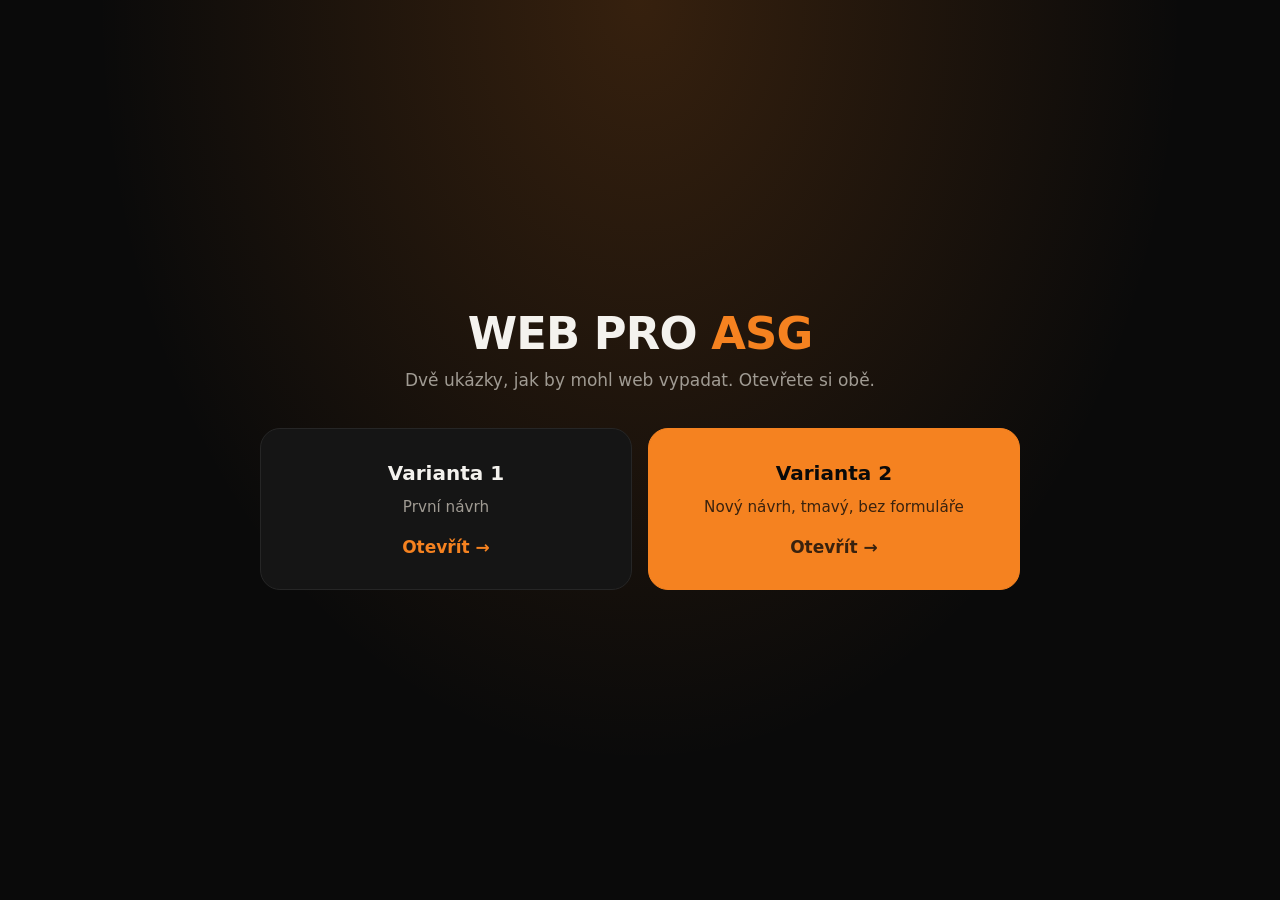
<file: index.html>
<!DOCTYPE html>
<html lang="cs">
<head>
<meta charset="UTF-8">
<meta name="viewport" content="width=device-width, initial-scale=1">
<meta name="robots" content="noindex">
<title>ASG | Ukázky webu</title>
<style>
:root{--o:#f58220}
*{box-sizing:border-box;margin:0}
body{min-height:100svh;display:grid;place-items:center;padding:24px;background:radial-gradient(ellipse at 50% 0,#f5822030,transparent 60%),#0a0a0a;color:#f4f2ee;font:17px/1.6 system-ui,Segoe UI,Arial,sans-serif}
main{width:min(760px,100%);text-align:center}
h1{font-size:clamp(1.8rem,5vw,2.8rem);text-transform:uppercase;letter-spacing:-.02em;line-height:1.05;margin-bottom:10px}
h1 em{font-style:normal;color:var(--o)}
p{color:#a09b93;margin-bottom:34px}
.g{display:grid;grid-template-columns:1fr 1fr;gap:16px}
a{display:flex;flex-direction:column;gap:6px;padding:28px 22px;border:1px solid #262626;border-radius:20px;background:#151515;color:inherit;text-decoration:none;transition:.2s}
a:hover,a:focus-visible{border-color:var(--o);transform:translateY(-3px);outline:none}
a b{font-size:1.25rem}a span{color:#a09b93;font-size:.95rem}a i{font-style:normal;color:var(--o);font-weight:700;margin-top:8px}
a.n{background:var(--o);border-color:var(--o);color:#0a0a0a}a.n span,a.n i{color:#0a0a0acc}
@media(max-width:600px){.g{grid-template-columns:1fr}}
</style>
</head>
<body>
<main>
  <h1>Web pro <em>ASG</em></h1>
  <p>Dvě ukázky, jak by mohl web vypadat. Otevřete si obě.</p>
  <div class="g">
    <a href="varianta-1/"><b>Varianta 1</b><span>První návrh</span><i>Otevřít →</i></a>
    <a href="varianta-2/" class="n"><b>Varianta 2</b><span>Nový návrh, tmavý, bez formuláře</span><i>Otevřít →</i></a>
  </div>
</main>
</body>
</html>
</file>
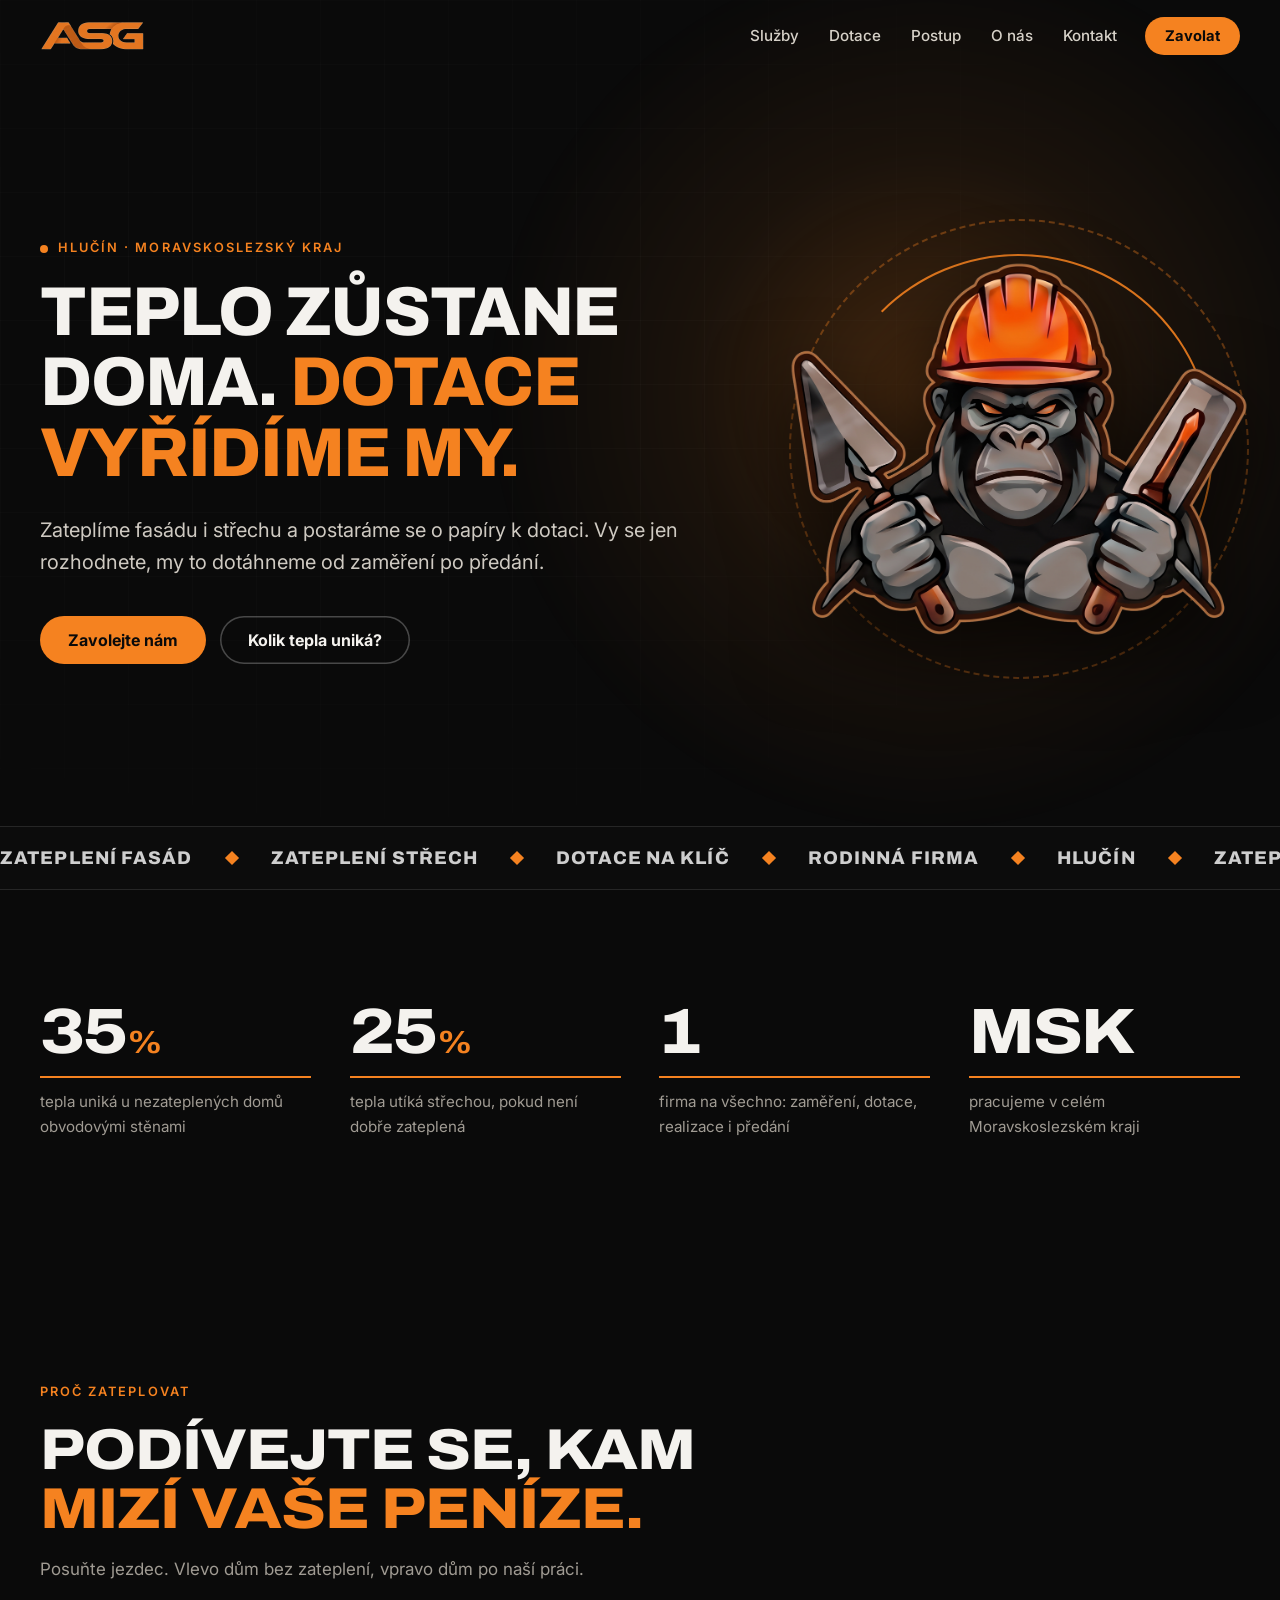
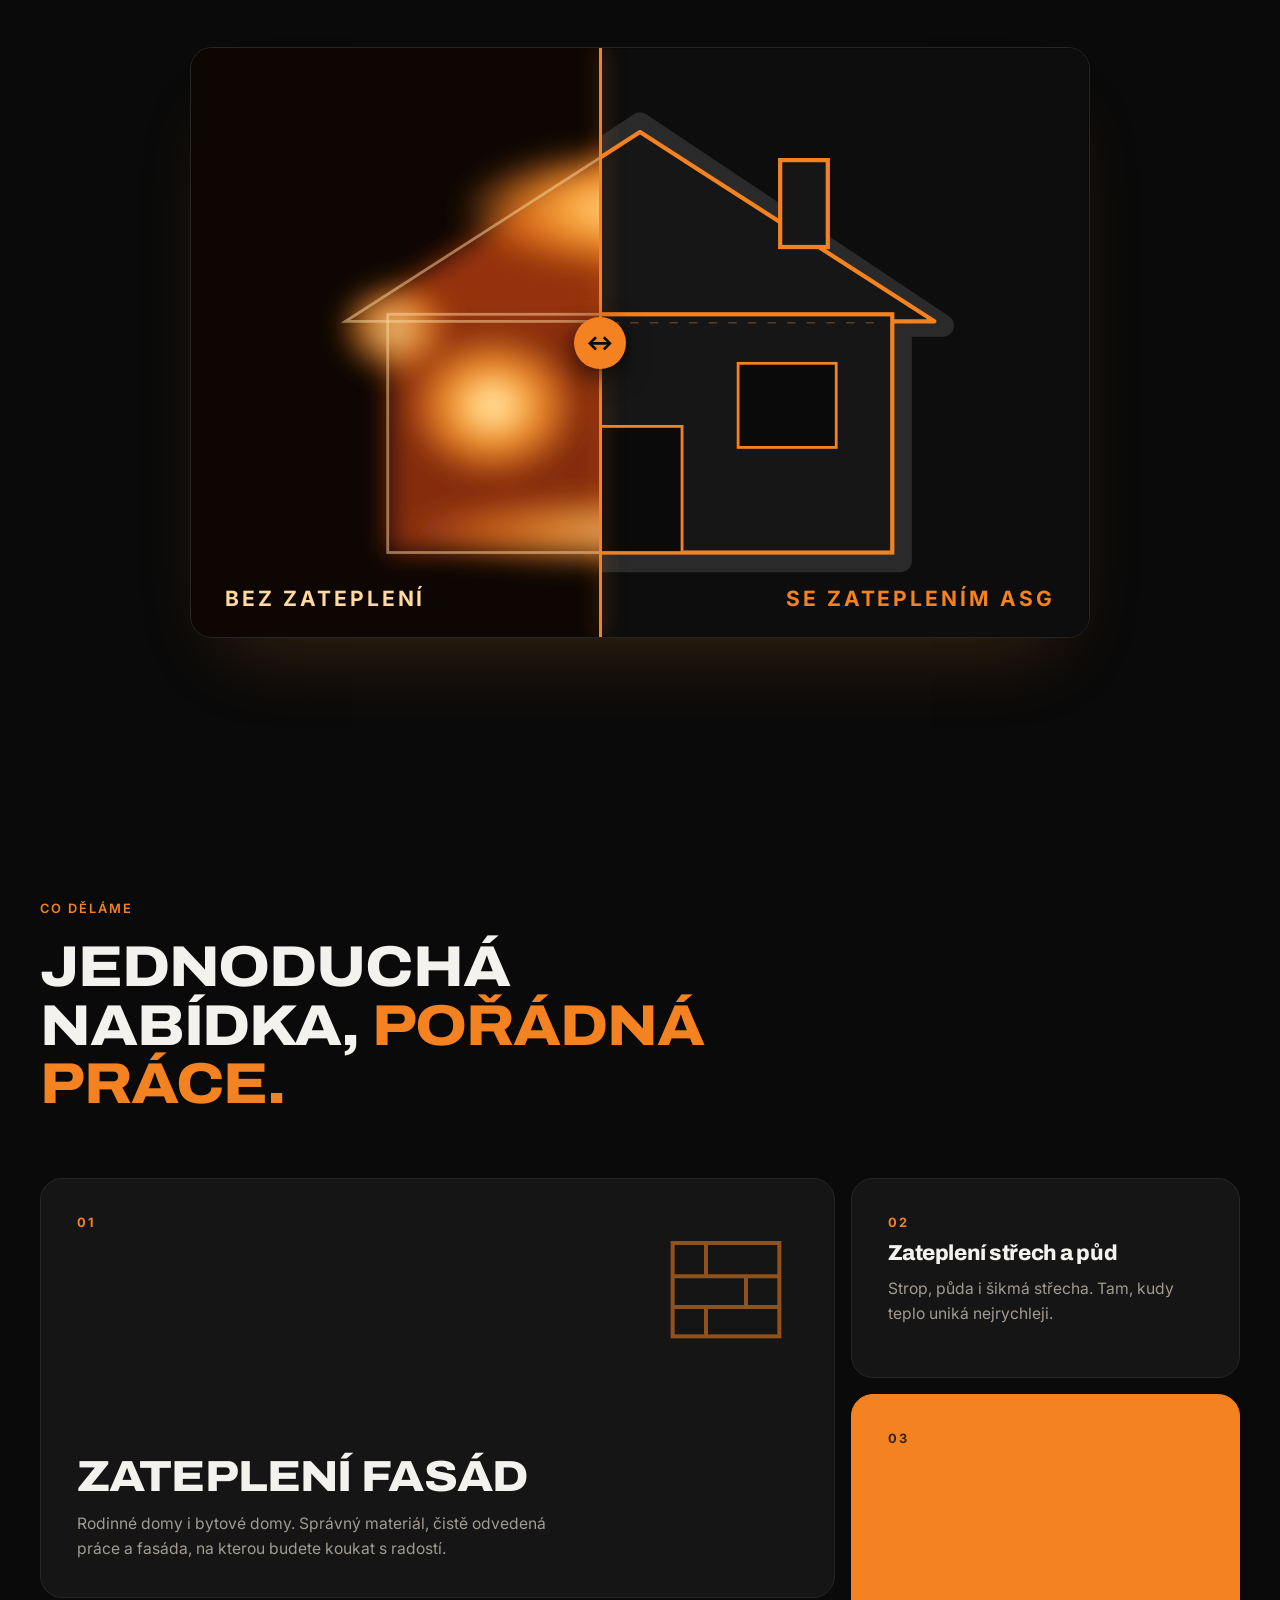
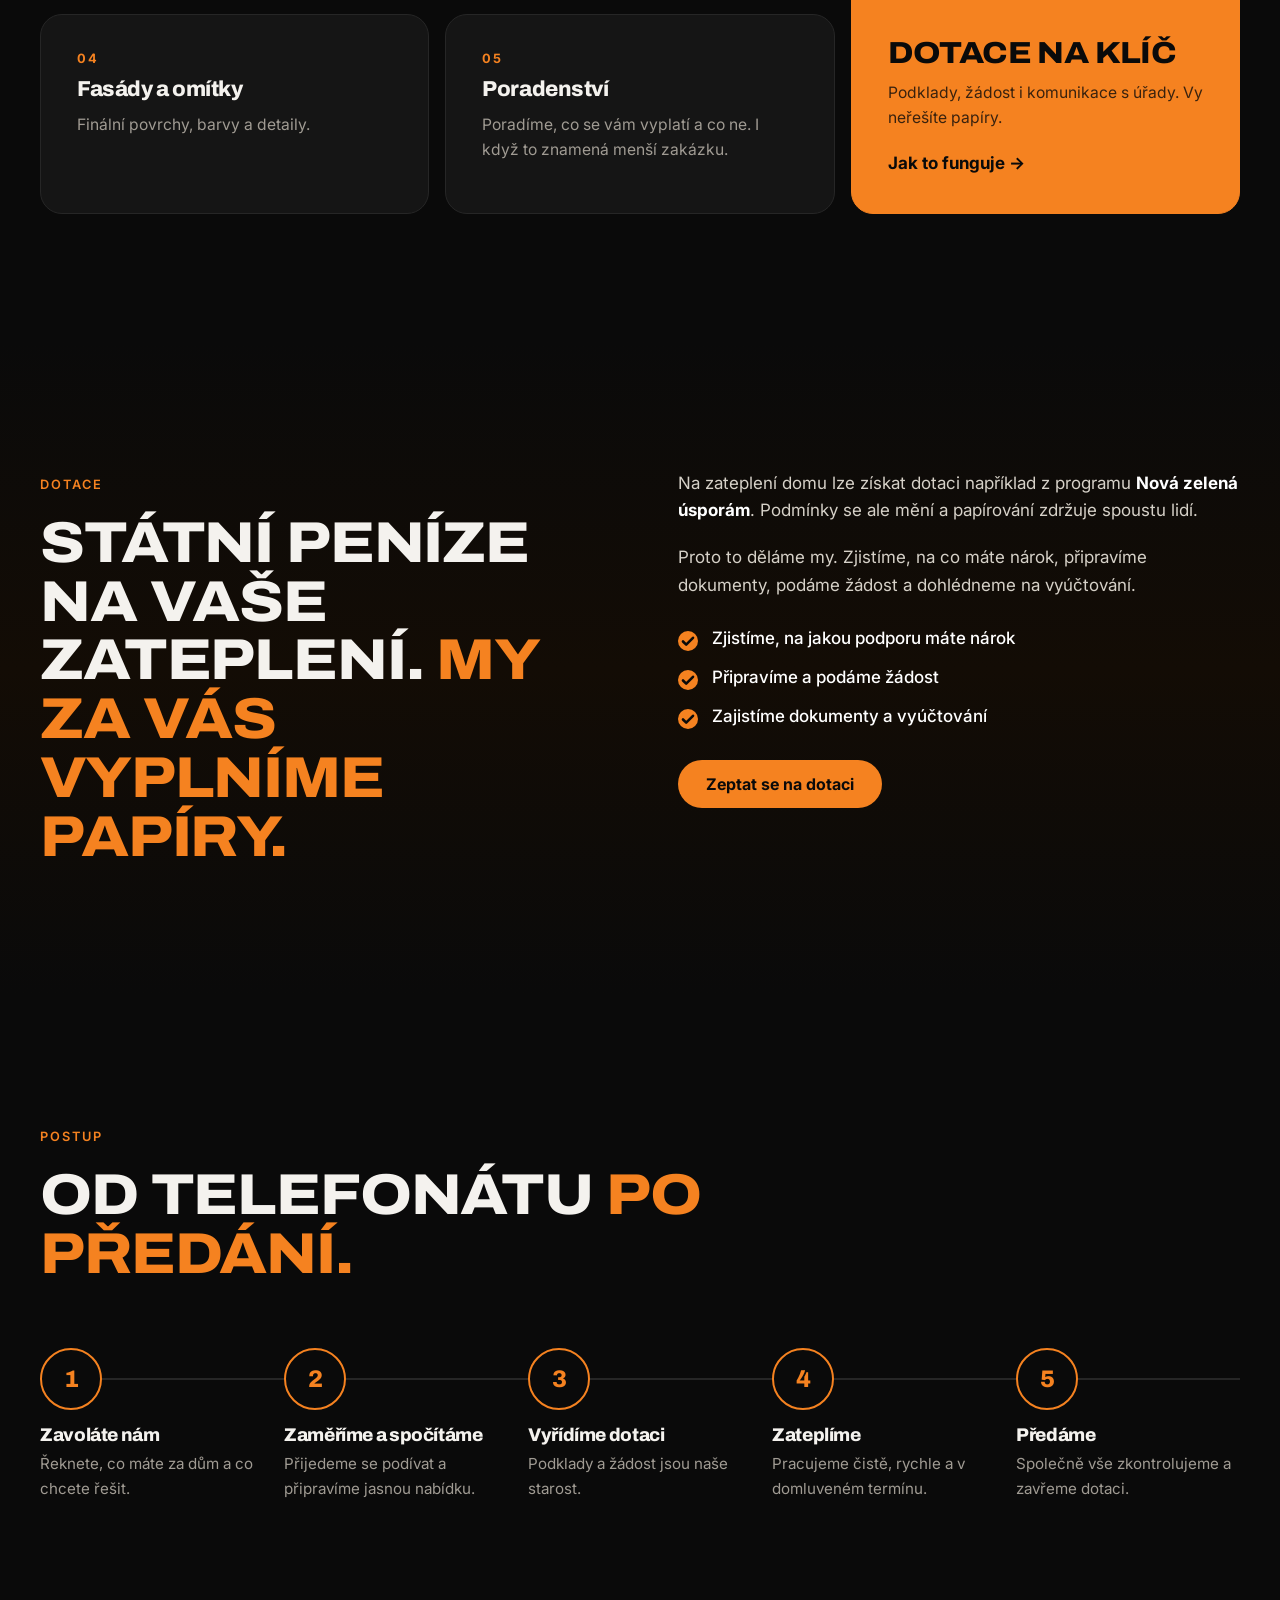
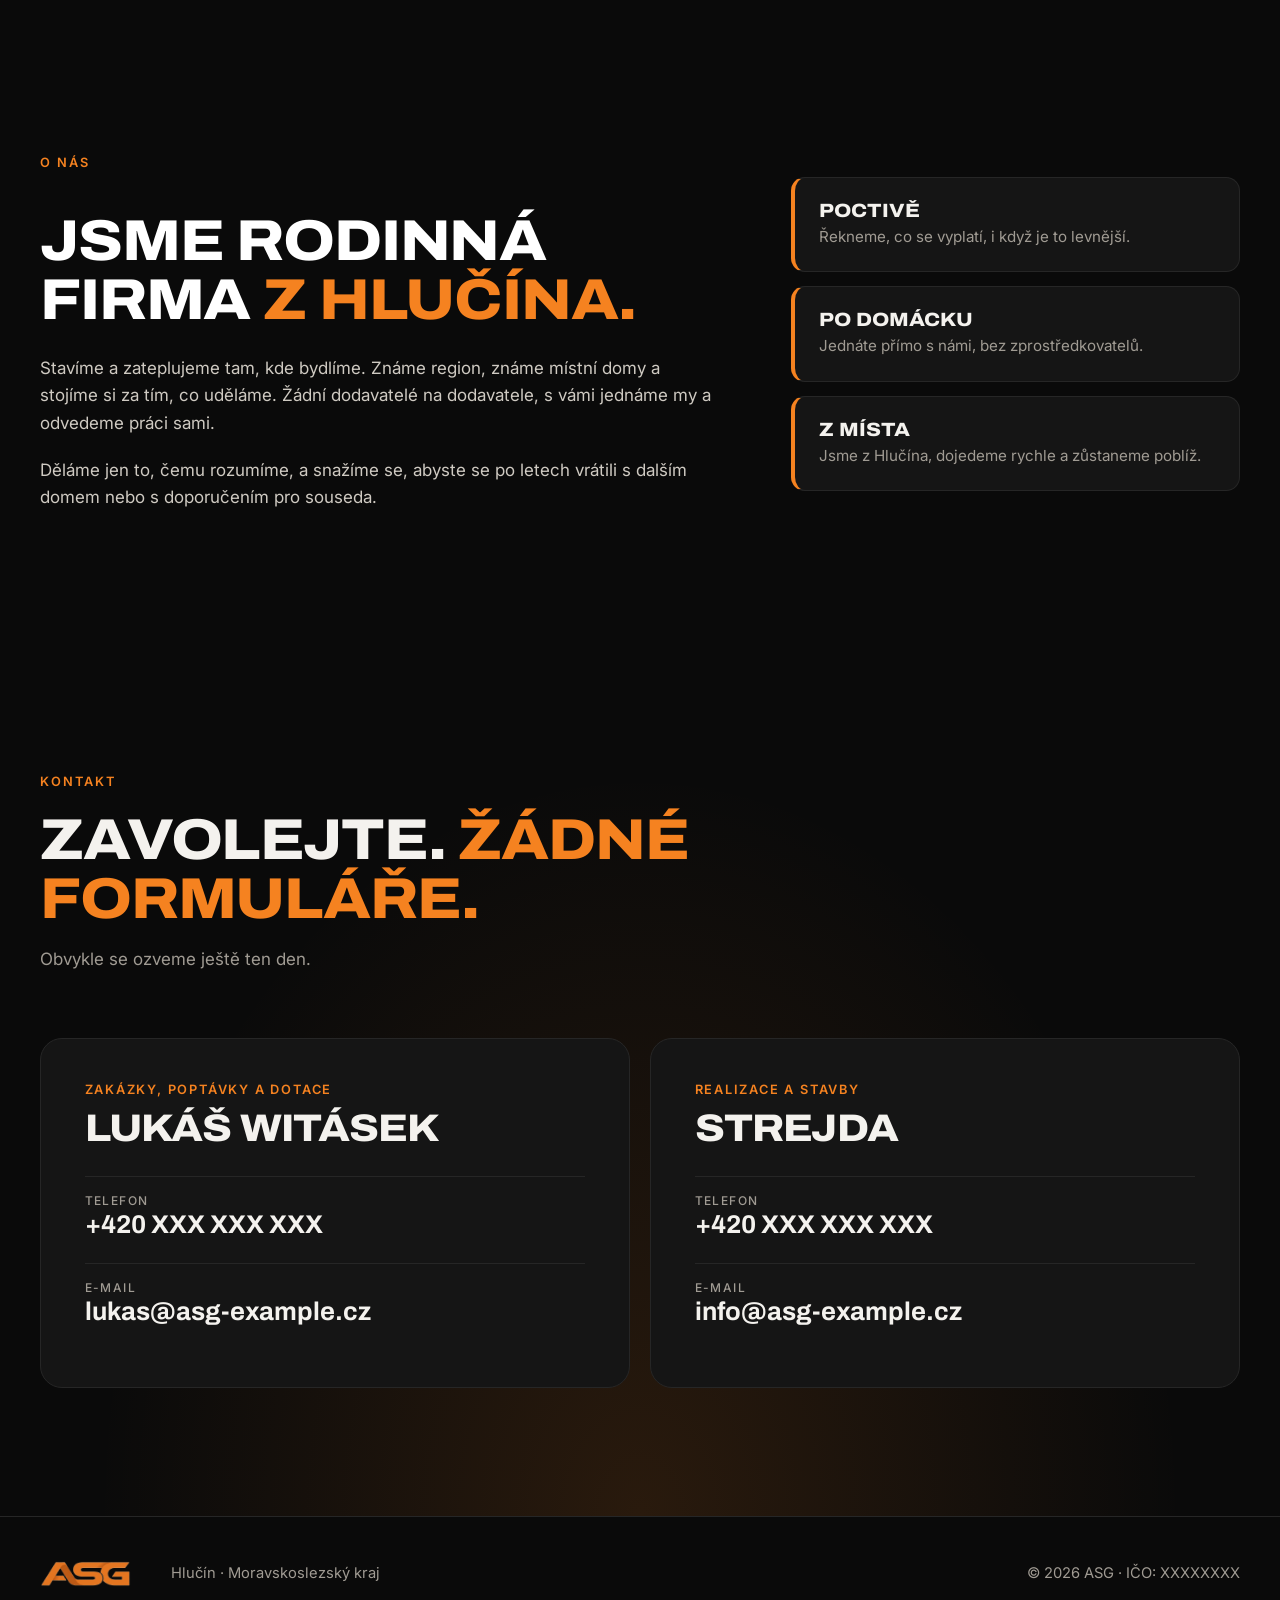
<file: varianta-2/index.html>
<!DOCTYPE html>
<html lang="cs">
<head>
<meta charset="UTF-8">
<meta name="viewport" content="width=device-width, initial-scale=1">
<title>ASG | Zateplení a dotace Hlučín</title>
<meta name="description" content="Rodinná firma z Hlučína. Zateplení fasád a střech v Moravskoslezském kraji a vyřízení dotací na klíč.">
<meta name="theme-color" content="#0a0a0a">
<link rel="icon" href="img/gorila.png">
<link rel="preconnect" href="https://fonts.googleapis.com">
<link rel="preconnect" href="https://fonts.gstatic.com" crossorigin>
<link href="https://fonts.googleapis.com/css2?family=Archivo:wdth,wght@62..125,500..900&family=Inter:wght@400;500;600&display=swap" rel="stylesheet">
<link rel="stylesheet" href="style.css">
</head>
<body>
<a class="skip" href="#obsah">Přeskočit na obsah</a>
<div class="progress" aria-hidden="true"></div>

<header class="nav" id="nav">
  <div class="wrap nav__in">
    <a href="#top" class="nav__logo" aria-label="ASG, na začátek">
      <img src="img/asg-text.png" alt="ASG" width="1680" height="480">
    </a>
    <nav class="nav__links" id="menu" aria-label="Hlavní menu">
      <a href="#sluzby">Služby</a>
      <a href="#dotace">Dotace</a>
      <a href="#postup">Postup</a>
      <a href="#o-nas">O nás</a>
      <a href="#kontakt">Kontakt</a>
    </nav>
    <a class="btn btn--sm nav__cta" href="tel:+420000000000">Zavolat</a>
    <button class="burger" id="burger" aria-label="Menu" aria-expanded="false" aria-controls="menu"><span></span><span></span></button>
  </div>
</header>

<main id="obsah">

<!-- HERO -->
<section class="hero" id="top">
  <div class="hero__glow" aria-hidden="true"></div>
  <div class="hero__grid" aria-hidden="true"></div>
  <div class="wrap hero__in">
    <div class="hero__text">
      <p class="eyebrow"><span class="dot"></span> Hlučín · Moravskoslezský kraj</p>
      <h1>Teplo zůstane doma. <em>Dotace vyřídíme my.</em></h1>
      <p class="lead">Zateplíme fasádu i střechu a postaráme se o papíry k dotaci. Vy se jen rozhodnete, my to dotáhneme od zaměření po předání.</p>
      <div class="hero__btns">
        <a class="btn" href="#kontakt">Zavolejte nám</a>
        <a class="btn btn--ghost" href="#teplo">Kolik tepla uniká?</a>
      </div>
    </div>
    <div class="hero__art" aria-hidden="true">
      <div class="ring ring--1"></div>
      <div class="ring ring--2"></div>
      <img class="gorila" src="img/gorila.png" alt="" width="1100" height="899">
    </div>
  </div>
  <div class="marquee" aria-hidden="true">
    <div class="marquee__track">
      <span>Zateplení fasád</span><i></i><span>Zateplení střech</span><i></i><span>Dotace na klíč</span><i></i><span>Rodinná firma</span><i></i><span>Hlučín</span><i></i>
      <span>Zateplení fasád</span><i></i><span>Zateplení střech</span><i></i><span>Dotace na klíč</span><i></i><span>Rodinná firma</span><i></i><span>Hlučín</span><i></i>
    </div>
  </div>
</section>

<!-- ČÍSLA -->
<section class="numbers wrap reveal">
  <div class="num"><b>35<small>%</small></b><span>tepla uniká u nezateplených domů obvodovými stěnami</span></div>
  <div class="num"><b>25<small>%</small></b><span>tepla utíká střechou, pokud není dobře zateplená</span></div>
  <div class="num"><b>1</b><span>firma na všechno: zaměření, dotace, realizace i předání</span></div>
  <div class="num"><b>MSK</b><span>pracujeme v celém Moravskoslezském kraji</span></div>
</section>

<!-- TEPLO -->
<section class="sec" id="teplo">
  <div class="wrap">
    <div class="sec__head reveal">
      <p class="eyebrow">Proč zateplovat</p>
      <h2>Podívejte se, kam <em>mizí vaše peníze.</em></h2>
      <p class="muted">Posuňte jezdec. Vlevo dům bez zateplení, vpravo dům po naší práci.</p>
    </div>

    <div class="thermo reveal" id="thermo" style="--pos:50%">
      <!-- BEZ ZATEPLENÍ -->
      <svg class="thermo__svg" viewBox="0 0 640 420" role="img" aria-label="Dům bez zateplení, z kterého uniká teplo">
        <defs>
          <radialGradient id="g-hot" cx="50%" cy="50%" r="50%">
            <stop offset="0" stop-color="#fff3c4"/><stop offset=".35" stop-color="#ffb347"/>
            <stop offset=".7" stop-color="#f58220" stop-opacity=".7"/><stop offset="1" stop-color="#f58220" stop-opacity="0"/>
          </radialGradient>
          <filter id="blur" x="-30%" y="-30%" width="160%" height="160%"><feGaussianBlur stdDeviation="9"/></filter>
        </defs>
        <rect width="640" height="420" fill="#0d0603"/>
        <g filter="url(#blur)">
          <polygon points="110,195 320,60 530,195" fill="#c2410c" opacity=".75"/>
          <rect x="140" y="190" width="360" height="170" fill="#9a3412" opacity=".85"/>
          <ellipse cx="215" cy="255" rx="62" ry="52" fill="url(#g-hot)"/>
          <ellipse cx="425" cy="255" rx="62" ry="52" fill="url(#g-hot)"/>
          <ellipse cx="320" cy="115" rx="130" ry="46" fill="url(#g-hot)"/>
          <ellipse cx="437" cy="95" rx="40" ry="48" fill="url(#g-hot)"/>
          <ellipse cx="145" cy="200" rx="40" ry="34" fill="url(#g-hot)" opacity=".8"/>
          <ellipse cx="500" cy="200" rx="40" ry="34" fill="url(#g-hot)" opacity=".8"/>
          <ellipse cx="320" cy="345" rx="170" ry="26" fill="url(#g-hot)" opacity=".7"/>
        </g>
        <g class="waves" fill="none" stroke="#ffb347" stroke-width="3" stroke-linecap="round">
          <path d="M250 50 q-12 -14 0 -28 t0 -28"/><path d="M320 38 q-12 -14 0 -28 t0 -28"/><path d="M390 50 q-12 -14 0 -28 t0 -28"/>
        </g>
        <g fill="none" stroke="#ffd9a0" stroke-opacity=".5" stroke-width="2"><polygon points="110,195 320,60 530,195"/><rect x="140" y="190" width="360" height="170"/></g>
        <text x="24" y="398" class="svg-t">BEZ ZATEPLENÍ</text>
      </svg>

      <!-- SE ZATEPLENÍM -->
      <svg class="thermo__svg thermo__svg--top" viewBox="0 0 640 420" role="img" aria-label="Dům se zateplením, teplo zůstává uvnitř" aria-hidden="true">
        <rect width="640" height="420" fill="#0d0d0d"/>
        <g fill="none" stroke="#2a2a2a" stroke-width="16" stroke-linejoin="round">
          <polygon points="104,198 320,54 536,198"/><rect x="134" y="190" width="372" height="176"/>
        </g>
        <polygon points="110,195 320,60 530,195" fill="#161616" stroke="#f58220" stroke-width="3" stroke-linejoin="round"/>
        <rect x="140" y="190" width="360" height="170" fill="#161616" stroke="#f58220" stroke-width="3"/>
        <rect x="420" y="80" width="34" height="62" fill="#161616" stroke="#f58220" stroke-width="3"/>
        <rect x="180" y="225" width="70" height="60" fill="#0a0a0a" stroke="#f58220" stroke-width="2"/>
        <rect x="390" y="225" width="70" height="60" fill="#0a0a0a" stroke="#f58220" stroke-width="2"/>
        <rect x="290" y="270" width="60" height="90" fill="#0a0a0a" stroke="#f58220" stroke-width="2"/>
        <line x1="145" y1="196" x2="495" y2="196" stroke="#f58220" stroke-opacity=".35" stroke-dasharray="6 8"/>
        <text x="616" y="398" text-anchor="end" class="svg-t svg-t--o">SE ZATEPLENÍM ASG</text>
      </svg>

      <div class="thermo__handle" aria-hidden="true"><span>↔</span></div>
      <input class="thermo__range" id="range" type="range" min="0" max="100" value="50" aria-label="Porovnání domu bez zateplení a se zateplením">
    </div>
  </div>
</section>

<!-- SLUŽBY -->
<section class="sec" id="sluzby">
  <div class="wrap">
    <div class="sec__head reveal">
      <p class="eyebrow">Co děláme</p>
      <h2>Jednoduchá nabídka, <em>pořádná práce.</em></h2>
    </div>
    <div class="bento">
      <article class="card card--a reveal">
        <span class="card__n">01</span>
        <h3>Zateplení fasád</h3>
        <p>Rodinné domy i bytové domy. Správný materiál, čistě odvedená práce a fasáda, na kterou budete koukat s radostí.</p>
        <svg class="card__ico" viewBox="0 0 120 120" fill="none" stroke="currentColor" stroke-width="3"><rect x="20" y="30" width="80" height="70"/><path d="M20 55h80M20 78h80M45 30v25M75 55v23M45 78v22"/></svg>
      </article>
      <article class="card card--b reveal">
        <span class="card__n">02</span>
        <h3>Zateplení střech a půd</h3>
        <p>Strop, půda i šikmá střecha. Tam, kudy teplo uniká nejrychleji.</p>
      </article>
      <article class="card card--c card--hot reveal">
        <span class="card__n">03</span>
        <h3>Dotace na klíč</h3>
        <p>Podklady, žádost i komunikace s úřady. Vy neřešíte papíry.</p>
        <a href="#dotace" class="card__link">Jak to funguje →</a>
      </article>
      <article class="card card--d reveal">
        <span class="card__n">04</span>
        <h3>Fasády a omítky</h3>
        <p>Finální povrchy, barvy a detaily.</p>
      </article>
      <article class="card card--e reveal">
        <span class="card__n">05</span>
        <h3>Poradenství</h3>
        <p>Poradíme, co se vám vyplatí a co ne. I když to znamená menší zakázku.</p>
      </article>
    </div>
  </div>
</section>

<!-- DOTACE -->
<section class="sec sec--dotace" id="dotace">
  <div class="wrap dotace">
    <div class="reveal">
      <p class="eyebrow">Dotace</p>
      <h2>Státní peníze na vaše zateplení. <em>My za vás vyplníme papíry.</em></h2>
    </div>
    <div class="dotace__body reveal">
      <p>Na zateplení domu lze získat dotaci například z programu <strong>Nová zelená úsporám</strong>. Podmínky se ale mění a papírování zdržuje spoustu lidí.</p>
      <p>Proto to děláme my. Zjistíme, na co máte nárok, připravíme dokumenty, podáme žádost a dohlédneme na vyúčtování.</p>
      <ul class="ticks">
        <li>Zjistíme, na jakou podporu máte nárok</li>
        <li>Připravíme a podáme žádost</li>
        <li>Zajistíme dokumenty a vyúčtování</li>
      </ul>
      <a class="btn" href="#kontakt">Zeptat se na dotaci</a>
    </div>
  </div>
</section>

<!-- POSTUP -->
<section class="sec" id="postup">
  <div class="wrap">
    <div class="sec__head reveal">
      <p class="eyebrow">Postup</p>
      <h2>Od telefonátu <em>po předání.</em></h2>
    </div>
    <ol class="steps">
      <li class="reveal"><b>1</b><h3>Zavoláte nám</h3><p>Řeknete, co máte za dům a co chcete řešit.</p></li>
      <li class="reveal"><b>2</b><h3>Zaměříme a spočítáme</h3><p>Přijedeme se podívat a připravíme jasnou nabídku.</p></li>
      <li class="reveal"><b>3</b><h3>Vyřídíme dotaci</h3><p>Podklady a žádost jsou naše starost.</p></li>
      <li class="reveal"><b>4</b><h3>Zateplíme</h3><p>Pracujeme čistě, rychle a v domluveném termínu.</p></li>
      <li class="reveal"><b>5</b><h3>Předáme</h3><p>Společně vše zkontrolujeme a zavřeme dotaci.</p></li>
    </ol>
  </div>
</section>

<!-- O NÁS -->
<section class="sec" id="o-nas">
  <div class="wrap about">
    <div class="about__text reveal">
      <p class="eyebrow">O nás</p>
      <h2>Jsme rodinná firma <em>z Hlučína.</em></h2>
      <p>Stavíme a zateplujeme tam, kde bydlíme. Známe region, známe místní domy a stojíme si za tím, co uděláme. Žádní dodavatelé na dodavatele, s vámi jednáme my a odvedeme práci sami.</p>
      <p>Děláme jen to, čemu rozumíme, a snažíme se, abyste se po letech vrátili s dalším domem nebo s doporučením pro souseda.</p>
    </div>
    <ul class="values reveal">
      <li><b>Poctivě</b><span>Řekneme, co se vyplatí, i když je to levnější.</span></li>
      <li><b>Po domácku</b><span>Jednáte přímo s námi, bez zprostředkovatelů.</span></li>
      <li><b>Z místa</b><span>Jsme z Hlučína, dojedeme rychle a zůstaneme poblíž.</span></li>
    </ul>
  </div>
</section>

<!-- KONTAKT -->
<section class="sec sec--contact" id="kontakt">
  <div class="wrap">
    <div class="sec__head reveal">
      <p class="eyebrow">Kontakt</p>
      <h2>Zavolejte. <em>Žádné formuláře.</em></h2>
      <p class="muted">Obvykle se ozveme ještě ten den.</p>
    </div>
    <div class="contacts">
      <article class="person reveal">
        <p class="person__role">Zakázky, poptávky a dotace</p>
        <h3>Lukáš Witásek</h3>
        <a class="person__link" href="tel:+420000000000"><small>Telefon</small>+420 XXX XXX XXX</a>
        <a class="person__link" href="mailto:lukas@asg-example.cz"><small>E-mail</small>lukas@asg-example.cz</a>
      </article>
      <article class="person reveal">
        <p class="person__role">Realizace a stavby</p>
        <h3>Strejda</h3>
        <a class="person__link" href="tel:+420000000000"><small>Telefon</small>+420 XXX XXX XXX</a>
        <a class="person__link" href="mailto:info@asg-example.cz"><small>E-mail</small>info@asg-example.cz</a>
      </article>
    </div>
  </div>
</section>

</main>

<footer class="foot">
  <div class="wrap foot__in">
    <img src="img/asg-text.png" alt="ASG" width="1680" height="480" class="foot__logo">
    <p>Hlučín · Moravskoslezský kraj</p>
    <p class="muted">© 2026 ASG · IČO: XXXXXXXX</p>
  </div>
</footer>

<a class="callbar" href="tel:+420000000000">Zavolat nám</a>

<script src="main.js"></script>
</body>
</html>
</file>
<file: varianta-2/style.css>
:root{
  --bg:#0a0a0a; --bg2:#111111; --card:#151515; --line:#262626;
  --orange:#f58220; --orange2:#ff9a3d; --text:#f4f2ee; --muted:#a09b93;
  --r:22px; --gut:clamp(16px,4vw,40px);
  --head:"Archivo","Arial Black",system-ui,sans-serif;
  --body:"Inter",system-ui,sans-serif;
}
*{box-sizing:border-box;margin:0;padding:0}
html{scroll-behavior:smooth;scroll-padding-top:80px}
body{background:var(--bg);color:var(--text);font:400 17px/1.6 var(--body);-webkit-font-smoothing:antialiased;overflow-x:hidden}
img{max-width:100%;display:block}
a{color:inherit;text-decoration:none}
:focus-visible{outline:3px solid var(--orange);outline-offset:3px;border-radius:6px}
.skip{position:absolute;left:-999px;top:8px;background:var(--orange);color:#000;padding:10px 16px;border-radius:8px;z-index:100}
.skip:focus{left:8px}
.wrap{width:min(1200px,100% - var(--gut)*2);margin-inline:auto}
.muted{color:var(--muted)}

/* typografie */
h1,h2,h3{font-family:var(--head);font-weight:800;line-height:1.02;letter-spacing:-.02em;font-stretch:112%}
h1{font-size:clamp(2.3rem,5.4vw,4.7rem);font-stretch:100%;text-transform:uppercase}
h2{font-size:clamp(2rem,4.6vw,3.6rem);text-transform:uppercase}
h3{font-size:1.35rem;font-stretch:100%}
em{font-style:normal;color:var(--orange)}
.eyebrow{display:inline-flex;align-items:center;gap:10px;font:600 .8rem/1 var(--body);letter-spacing:.16em;text-transform:uppercase;color:var(--orange);margin-bottom:22px}
.dot{width:8px;height:8px;border-radius:50%;background:var(--orange);box-shadow:0 0 0 0 var(--orange);animation:pulse 2s infinite}
@keyframes pulse{70%{box-shadow:0 0 0 10px #f5822000}100%{box-shadow:0 0 0 0 #f5822000}}
.lead{font-size:clamp(1.05rem,1.6vw,1.25rem);color:#cfcac2;max-width:34em;margin-top:26px}

/* tlačítka */
.btn{display:inline-flex;align-items:center;justify-content:center;padding:16px 28px;border-radius:999px;background:var(--orange);color:#0a0a0a;font:700 1rem/1 var(--body);transition:transform .2s,box-shadow .2s,background .2s}
.btn:hover{transform:translateY(-2px);background:var(--orange2);box-shadow:0 10px 30px -8px #f58220aa}
.btn--ghost{background:transparent;color:var(--text);box-shadow:inset 0 0 0 1.5px #ffffff40}
.btn--ghost:hover{background:#ffffff12;box-shadow:inset 0 0 0 1.5px var(--orange)}
.btn--sm{padding:12px 20px;font-size:.92rem}

/* ukazatel čtení */
.progress{position:fixed;inset:0 0 auto 0;height:3px;background:var(--orange);transform-origin:0 50%;transform:scaleX(0);z-index:60}

/* navigace */
.nav{position:fixed;inset:0 0 auto 0;z-index:50;transition:background .3s,border-color .3s;border-bottom:1px solid transparent}
.nav.scrolled,.nav.open{background:#0a0a0acc;backdrop-filter:blur(14px);-webkit-backdrop-filter:blur(14px);border-color:var(--line)}
.nav__in{display:flex;align-items:center;gap:28px;height:72px}
.nav__logo img{height:30px;width:auto}
.nav__links{display:flex;gap:30px;margin-left:auto;font-weight:500;font-size:.95rem}
.nav__links a{color:#d6d1c8;position:relative;padding:6px 0}
.nav__links a::after{content:"";position:absolute;left:0;bottom:0;height:2px;width:100%;background:var(--orange);transform:scaleX(0);transform-origin:left;transition:transform .25s}
.nav__links a:hover{color:#fff}.nav__links a:hover::after{transform:scaleX(1)}
.burger{display:none;margin-left:auto;width:44px;height:44px;background:none;border:0;cursor:pointer;position:relative}
.burger span{position:absolute;left:10px;right:10px;height:2px;background:#fff;transition:transform .25s,top .25s}
.burger span:nth-child(1){top:18px}.burger span:nth-child(2){top:26px}
.nav.open .burger span:nth-child(1){top:22px;transform:rotate(45deg)}
.nav.open .burger span:nth-child(2){top:22px;transform:rotate(-45deg)}

/* hero */
.hero{position:relative;padding-top:72px;overflow:hidden;isolation:isolate}
.hero__glow{position:absolute;z-index:-2;right:-10%;top:-10%;width:75vw;height:75vw;max-width:1000px;max-height:1000px;background:radial-gradient(circle,#f5822040 0,#f5822012 35%,transparent 65%);filter:blur(10px)}
.hero__grid{position:absolute;inset:0;z-index:-1;opacity:.5;
  background-image:linear-gradient(#ffffff0a 1px,transparent 1px),linear-gradient(90deg,#ffffff0a 1px,transparent 1px);
  background-size:64px 64px;mask-image:radial-gradient(ellipse at 30% 40%,#000 20%,transparent 75%);-webkit-mask-image:radial-gradient(ellipse at 30% 40%,#000 20%,transparent 75%)}
.hero__in{display:grid;grid-template-columns:1.25fr .75fr;align-items:center;gap:20px;min-height:calc(100svh - 72px - 74px);padding-block:clamp(40px,8vh,90px)}
.hero__btns{display:flex;flex-wrap:wrap;gap:14px;margin-top:38px}
.hero__art{position:relative;display:grid;place-items:center;aspect-ratio:1}
.gorila{position:relative;width:104%;max-width:none;height:auto;filter:drop-shadow(0 30px 40px #000a)}
.ring{position:absolute;border-radius:50%;border:2px solid var(--orange)}
.ring--1{inset:6%;opacity:.9;border-color:transparent;border-top-color:var(--orange);border-right-color:var(--orange);animation:spin 18s linear infinite}
.ring--2{inset:-2%;opacity:.35;border-style:dashed;animation:spin 40s linear infinite reverse}
@keyframes spin{to{transform:rotate(360deg)}}
.marquee{border-block:1px solid var(--line);background:#0c0c0c;overflow:hidden;white-space:nowrap}
.marquee__track{display:inline-flex;align-items:center;gap:34px;padding:22px 0;animation:marq 38s linear infinite;font:800 1.15rem/1 var(--head);text-transform:uppercase;letter-spacing:.06em;color:#ffffffcc}
.marquee__track i{width:10px;height:10px;background:var(--orange);transform:rotate(45deg)}
@keyframes marq{to{transform:translateX(-50%)}}

/* čísla */
.numbers{display:grid;grid-template-columns:repeat(4,1fr);gap:clamp(20px,3vw,48px);padding-block:clamp(60px,9vw,110px)}
.num b{display:block;font:800 clamp(2.6rem,5vw,4.2rem)/1 var(--head);font-stretch:112%;color:var(--text);letter-spacing:-.03em}
.num b small{font-size:.5em;color:var(--orange);margin-left:2px}
.num span{display:block;margin-top:12px;color:var(--muted);font-size:.95rem;max-width:18em;padding-top:12px;border-top:2px solid var(--orange)}

/* sekce */
.sec{padding-block:clamp(70px,10vw,130px)}
.sec__head{max-width:46rem;margin-bottom:clamp(36px,5vw,64px)}
.sec__head .muted{margin-top:18px}

/* thermo slider */
.thermo{--pos:50%;position:relative;border-radius:var(--r);overflow:hidden;border:1px solid var(--line);aspect-ratio:640/420;max-width:900px;margin-inline:auto;touch-action:pan-y;box-shadow:0 40px 80px -40px #f5822040}
.thermo__svg{position:absolute;inset:0;width:100%;height:100%;display:block}
.thermo__svg--top{clip-path:inset(0 0 0 var(--pos))}
.svg-t{font:700 15px var(--body);letter-spacing:.14em;fill:#ffd9a0}
.svg-t--o{fill:var(--orange)}
.waves path{animation:rise 3s ease-in infinite;opacity:0}
.waves path:nth-child(2){animation-delay:.8s}.waves path:nth-child(3){animation-delay:1.6s}
@keyframes rise{0%{opacity:0;transform:translateY(24px)}30%{opacity:.9}100%{opacity:0;transform:translateY(-22px)}}
.thermo__handle{position:absolute;top:0;bottom:0;left:var(--pos);width:3px;margin-left:-1.5px;background:var(--orange);pointer-events:none;box-shadow:0 0 20px #f58220aa}
.thermo__handle span{position:absolute;top:50%;left:50%;width:52px;height:52px;margin:-26px 0 0 -26px;border-radius:50%;background:var(--orange);color:#0a0a0a;display:grid;place-items:center;font-size:1.3rem;font-weight:800;box-shadow:0 8px 24px #000a}
.thermo__range{position:absolute;inset:0;width:100%;height:100%;opacity:0;cursor:ew-resize;margin:0}
.thermo:has(.thermo__range:focus-visible){outline:3px solid var(--orange);outline-offset:4px}

/* bento */
.bento{display:grid;grid-template-columns:repeat(3,1fr);grid-template-areas:"a a b" "a a c" "d e c";gap:16px}
.card--a{grid-area:a}.card--b{grid-area:b}.card--c{grid-area:c}.card--d{grid-area:d}.card--e{grid-area:e}
.card{position:relative;background:var(--card);border:1px solid var(--line);border-radius:var(--r);padding:clamp(24px,3vw,36px);overflow:hidden;display:flex;flex-direction:column;gap:12px;min-height:200px;transition:border-color .25s,transform .25s}
.card:hover{border-color:var(--orange);transform:translateY(-4px)}
.card::before{content:"";position:absolute;inset:auto -30% -60% auto;width:70%;aspect-ratio:1;background:radial-gradient(circle,#f5822030,transparent 65%);opacity:0;transition:opacity .3s}
.card:hover::before{opacity:1}
.card__n{font:700 .8rem var(--body);letter-spacing:.16em;color:var(--orange)}
.card p{color:var(--muted);font-size:.98rem;max-width:30em}
.card--a h3{font-size:clamp(1.8rem,3.4vw,2.8rem);font-stretch:112%;text-transform:uppercase;margin-top:auto}
.card--a{min-height:420px}
.card__ico{position:absolute;right:28px;top:24px;width:min(160px,35%);color:var(--orange);opacity:.55}
.card--hot{background:var(--orange);border-color:var(--orange);color:#0a0a0a}
.card--hot .card__n,.card--hot p{color:#0a0a0acc}
.card--hot h3{font-size:1.9rem;font-stretch:112%;text-transform:uppercase;margin-top:auto}
.card--hot::before{background:radial-gradient(circle,#fff4,transparent 65%)}
.card--hot:hover{border-color:#fff}
.card__link{font-weight:700;margin-top:8px}

/* dotace */
.sec--dotace{background:linear-gradient(180deg,var(--bg),#130c05 50%,var(--bg))}
.dotace{display:grid;grid-template-columns:1fr 1fr;gap:clamp(30px,6vw,90px);align-items:start}
.dotace__body{display:flex;flex-direction:column;gap:20px;color:#d6d1c8;align-items:flex-start}
.dotace__body strong{color:#fff}
.ticks{list-style:none;display:grid;gap:12px;margin:6px 0 10px}
.ticks li{padding-left:34px;position:relative;font-weight:500;color:#fff}
.ticks li::before{content:"";position:absolute;left:0;top:.35em;width:20px;height:20px;border-radius:50%;background:var(--orange) url("data:image/svg+xml,%3Csvg xmlns='http://www.w3.org/2000/svg' viewBox='0 0 20 20' fill='none' stroke='%230a0a0a' stroke-width='2.6' stroke-linecap='round' stroke-linejoin='round'%3E%3Cpath d='M5 10.5l3.2 3.2L15 6.8'/%3E%3C/svg%3E") center/100% no-repeat}

/* postup */
.steps{list-style:none;display:grid;grid-template-columns:repeat(5,1fr);gap:20px;position:relative;counter-reset:s}
.steps::before{content:"";position:absolute;left:0;right:0;top:30px;height:2px;background:var(--line)}
.steps li{position:relative;padding-top:78px}
.steps b{position:absolute;top:0;left:0;width:62px;height:62px;border-radius:50%;display:grid;place-items:center;background:var(--bg);border:2px solid var(--orange);color:var(--orange);font:800 1.5rem var(--head);transition:background .3s,color .3s}
.steps li:hover b{background:var(--orange);color:#0a0a0a}
.steps h3{font-size:1.15rem;margin-bottom:8px}
.steps p{color:var(--muted);font-size:.95rem}

/* o nás */
.about{display:grid;grid-template-columns:1.2fr .8fr;gap:clamp(30px,6vw,90px);align-items:center}
.about__text{display:flex;flex-direction:column;gap:20px;color:#cfcac2}
.about__text h2{color:#fff;margin-bottom:6px}
.values{list-style:none;display:grid;gap:14px}
.values li{background:var(--card);border:1px solid var(--line);border-left:4px solid var(--orange);border-radius:14px;padding:22px 24px;display:grid;gap:4px}
.values b{font:800 1.2rem var(--head);text-transform:uppercase;font-stretch:112%}
.values span{color:var(--muted);font-size:.95rem}

/* kontakt */
.sec--contact{background:radial-gradient(ellipse at 50% 100%,#f5822022,transparent 60%)}
.contacts{display:grid;grid-template-columns:1fr 1fr;gap:20px}
.person{background:var(--card);border:1px solid var(--line);border-radius:var(--r);padding:clamp(26px,3.4vw,44px);display:flex;flex-direction:column;gap:6px}
.person__role{color:var(--orange);font:600 .8rem var(--body);letter-spacing:.14em;text-transform:uppercase}
.person h3{font-size:clamp(1.8rem,3vw,2.5rem);font-stretch:112%;text-transform:uppercase;margin:6px 0 22px}
.person__link{display:flex;flex-direction:column;gap:2px;padding:16px 0;border-top:1px solid var(--line);font:700 clamp(1.15rem,2.4vw,1.6rem)/1.2 var(--head);transition:color .2s,padding .2s;word-break:break-word}
.person__link small{font:500 .75rem var(--body);letter-spacing:.12em;text-transform:uppercase;color:var(--muted)}
.person__link:hover{color:var(--orange);padding-left:8px}

/* footer */
.foot{border-top:1px solid var(--line);padding:44px 0 90px;color:var(--muted);font-size:.92rem}
.foot__in{display:flex;flex-wrap:wrap;gap:16px 40px;align-items:center}
.foot__logo{height:26px;width:auto}
.foot__in .muted{margin-left:auto}
.callbar{display:none}

/* animace při scrollu: čisté CSS, bez JS */
@supports (animation-timeline:view()){
  .progress{animation:grow linear both;animation-timeline:scroll(root)}
  @keyframes grow{to{transform:scaleX(1)}}
  .reveal{animation:in linear both;animation-timeline:view();animation-range:entry 0% entry 55%}
  @keyframes in{from{opacity:0;transform:translateY(46px)}to{opacity:1;transform:none}}
  .gorila{animation:floaty linear both;animation-timeline:scroll(root);animation-range:0 90vh}
  @keyframes floaty{to{transform:translateY(80px) scale(.94)}}
}
@media (prefers-reduced-motion:reduce){
  *,*::before,*::after{animation:none!important;transition:none!important;scroll-behavior:auto!important}
  .reveal{opacity:1;transform:none}
  .waves path{opacity:.7}
}

/* tablet a mobil */
@media (max-width:960px){
  .hero__in{grid-template-columns:1fr;min-height:auto}
  .hero__art{max-width:420px;margin:24px auto 0;order:-1;width:min(70%,300px)}
  .numbers{grid-template-columns:1fr 1fr}
  .bento{grid-template-columns:1fr 1fr;grid-template-areas:"a a" "b c" "d e"}
  .card--a{min-height:300px}
  .dotace,.about,.contacts{grid-template-columns:1fr}
  .steps{grid-template-columns:1fr;gap:0}
  .steps::before{left:30px;right:auto;top:0;bottom:0;width:2px;height:auto}
  .steps li{padding:0 0 34px 86px;min-height:62px}
  .steps li:last-child{padding-bottom:0}
}
@media (max-width:760px){
  .nav__cta{display:none}
  .burger{display:block}
  .nav__links{position:absolute;inset:72px 0 auto 0;flex-direction:column;gap:0;background:#0a0a0af2;backdrop-filter:blur(14px);padding:8px var(--gut) 20px;border-bottom:1px solid var(--line);transform:translateY(-12px);opacity:0;pointer-events:none;transition:opacity .2s,transform .2s;margin:0}
  .nav.open .nav__links{opacity:1;transform:none;pointer-events:auto}
  .nav__links a{padding:16px 0;border-bottom:1px solid var(--line);font-size:1.1rem}
  .nav__links a::after{display:none}
  .bento{grid-template-columns:1fr;grid-template-areas:"a" "b" "c" "d" "e"}
  .numbers{grid-template-columns:1fr 1fr}
  .callbar{display:flex;position:fixed;left:16px;right:16px;bottom:16px;z-index:40;justify-content:center;padding:17px;border-radius:999px;background:var(--orange);color:#0a0a0a;font-weight:800;box-shadow:0 12px 30px #000c}
  .thermo__handle span{width:44px;height:44px;margin:-22px 0 0 -22px}
  .svg-t{font-size:17px}
}
</file>
